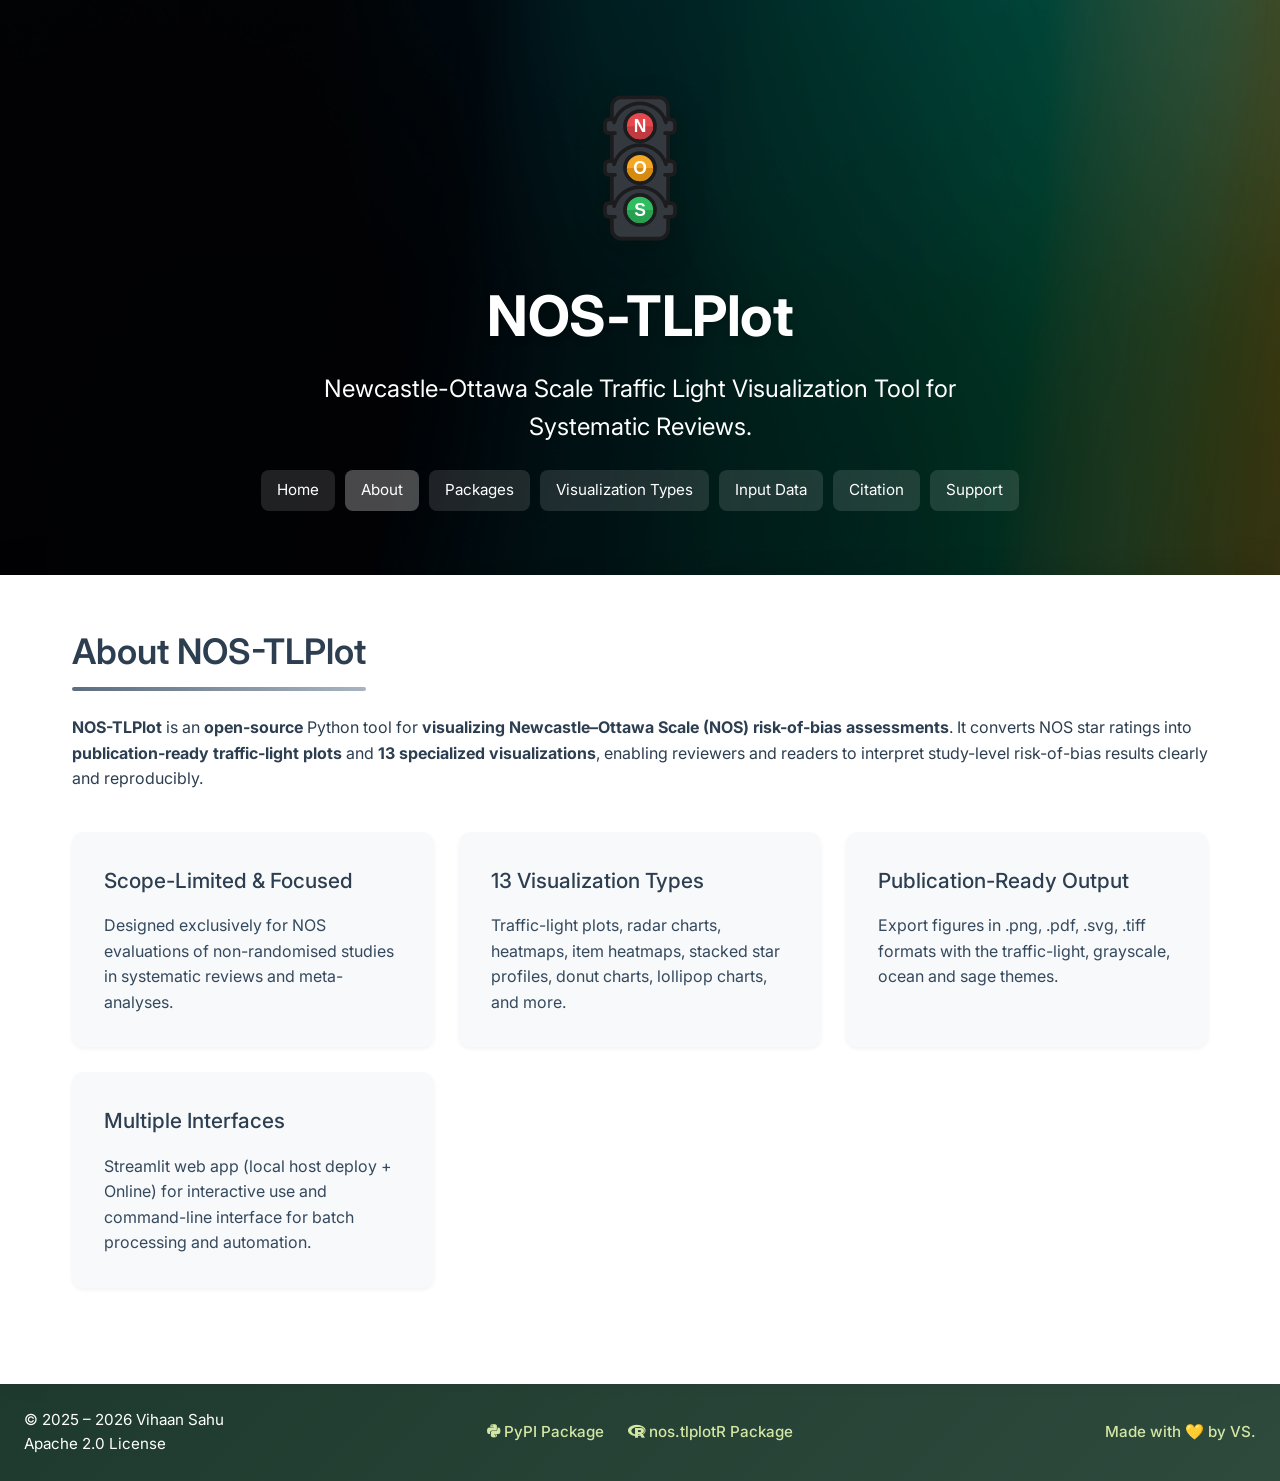
<file: about.html>
<!DOCTYPE html>
<html lang="en">
<head>
  <meta charset="UTF-8">
  <meta name="viewport" content="width=device-width, initial-scale=1.0">
  <title>NOS-TLPlot: About NOS-TLPlot</title>
  <meta name="description" content="What NOS-TLPlot is, who it is for, and what makes it a reproducible Newcastle-Ottawa Scale risk-of-bias visualization tool.">
  <link rel="canonical" href="https://nos-tlplot.github.io/about.html">
  <meta property="og:type" content="website">
  <meta property="og:site_name" content="NOS-TLPlot">
  <meta property="og:title" content="NOS-TLPlot: About NOS-TLPlot">
  <meta property="og:description" content="What NOS-TLPlot is, who it is for, and what makes it a reproducible Newcastle-Ottawa Scale risk-of-bias visualization tool.">
  <meta property="og:url" content="https://nos-tlplot.github.io/about.html">
  <meta property="og:image" content="https://nos-tlplot.github.io/assets/preview1.png">
  <meta name="twitter:card" content="summary_large_image">
  <meta name="twitter:title" content="NOS-TLPlot: About NOS-TLPlot">
  <meta name="twitter:description" content="What NOS-TLPlot is, who it is for, and what makes it a reproducible Newcastle-Ottawa Scale risk-of-bias visualization tool.">
  <link rel="icon" href="assets/favicon-48x48.png" type="image/png" sizes="48x48">
  <link rel="icon" href="assets/favicon-96x96.png" type="image/png" sizes="96x96">
  <link rel="icon" href="assets/favicon-180x180.png" type="image/png" sizes="180x180">
  <link rel="apple-touch-icon" href="assets/favicon-180x180.png">
  <link rel="preconnect" href="https://img.shields.io" crossorigin>
  <link rel="preconnect" href="https://cdnjs.cloudflare.com" crossorigin>
  <link rel="stylesheet" href="https://cdnjs.cloudflare.com/ajax/libs/font-awesome/6.5.1/css/all.min.css">
  <link rel="stylesheet" href="assets/fontawesome/css/all.min.css">
  <link rel="stylesheet" href="styles.css?v=3.0.5">
  <script type="application/ld+json">
  {
    "@context": "https://schema.org",
    "@graph": [
      {
        "@type": "AboutPage",
        "@id": "https://nos-tlplot.github.io/about.html#webpage",
        "url": "https://nos-tlplot.github.io/about.html",
        "name": "NOS-TLPlot: About NOS-TLPlot",
        "description": "What NOS-TLPlot is, who it is for, and what makes it a reproducible Newcastle-Ottawa Scale risk-of-bias visualization tool.",
        "inLanguage": "en",
        "isPartOf": { "@id": "https://nos-tlplot.github.io/#website" },
        "about": { "@id": "https://nos-tlplot.github.io/#software" },
        "breadcrumb": { "@id": "https://nos-tlplot.github.io/about.html#breadcrumb" }
      },
      {
        "@type": "BreadcrumbList",
        "@id": "https://nos-tlplot.github.io/about.html#breadcrumb",
        "itemListElement": [
          { "@type": "ListItem", "position": 1, "name": "Home", "item": "https://nos-tlplot.github.io/" },
          { "@type": "ListItem", "position": 2, "name": "About", "item": "https://nos-tlplot.github.io/about.html" }
        ]
      }
    ]
  }
  </script>
</head>
<body>

<header>
  <div class="logo-container">
    <img src="assets/logo.svg" alt="NOS-TLPlot Logo" class="logo-image">
  </div>
  <h1 style="margin-top: 15px;">NOS-TLPlot</h1>
  <p>Newcastle-Ottawa Scale Traffic Light Visualization Tool for Systematic Reviews.</p>
  <nav class="page-nav" aria-label="Pages">
    <a href="index.html">Home</a>
    <a href="about.html" class="active">About</a>
    <a href="packages.html">Packages</a>
    <a href="visualization-types.html">Visualization Types</a>
    <a href="input-data.html">Input Data</a>
    <a href="citation.html">Citation</a>
    <a href="support.html">Support</a>
  </nav>
</header>

<main>
  <div class="container">

    <section class="section-header">
      <h2>About NOS-TLPlot</h2>
      <p>
        <strong>NOS-TLPlot</strong> is an <strong>open-source</strong> Python tool for <strong>visualizing Newcastle–Ottawa Scale (NOS) risk-of-bias assessments</strong>.  
        It converts NOS star ratings into <strong>publication-ready traffic-light plots</strong> and <strong>13 specialized visualizations</strong>, enabling reviewers and readers to interpret study-level risk-of-bias results clearly and reproducibly.
      </p>
      
      <div class="feature-grid">
        <div class="feature-card">
          <h3>Scope-Limited & Focused</h3>
          <p>Designed exclusively for NOS evaluations of non-randomised studies in systematic reviews and meta-analyses.</p>
        </div>
        <div class="feature-card">
          <h3>13 Visualization Types</h3>
          <p>Traffic-light plots, radar charts, heatmaps, item heatmaps, stacked star profiles, donut charts, lollipop charts, and more.</p>
        </div>
        <div class="feature-card">
          <h3>Publication-Ready Output</h3>
          <p>Export figures in .png, .pdf, .svg, .tiff formats with the traffic-light, grayscale, ocean and sage themes.</p>
        </div>
        <div class="feature-card">
          <h3>Multiple Interfaces</h3>
          <p>Streamlit web app (local host deploy + Online) for interactive use and command-line interface for batch processing and automation.</p>
        </div>
      </div>
    </section>


  </div>
</main>
<footer>
    <div class="footer-content">
      <div class="footer-left">
        <p>© 2025 – 2026 Vihaan Sahu</p>
        <p>Apache 2.0 License</p>
      </div>
      <div class="footer-center">
        <a href="https://pypi.org/project/nos-tlplot/" target="_blank"><i class="fab fa-python"></i> PyPI Package</a>
        <a href="https://nos-tlplot.github.io/nos.tlplotR/index.html" target="_blank"><i class="fab fa-r-project"></i> nos.tlplotR Package</a>
      </div>
      <div class="footer-right">
        <p><a href="https://aurumz-rgb.github.io" target="_blank">Made with 💛 by VS.</a></p>
      </div>
    </div>
  </footer>

</body>
</html>
</file>
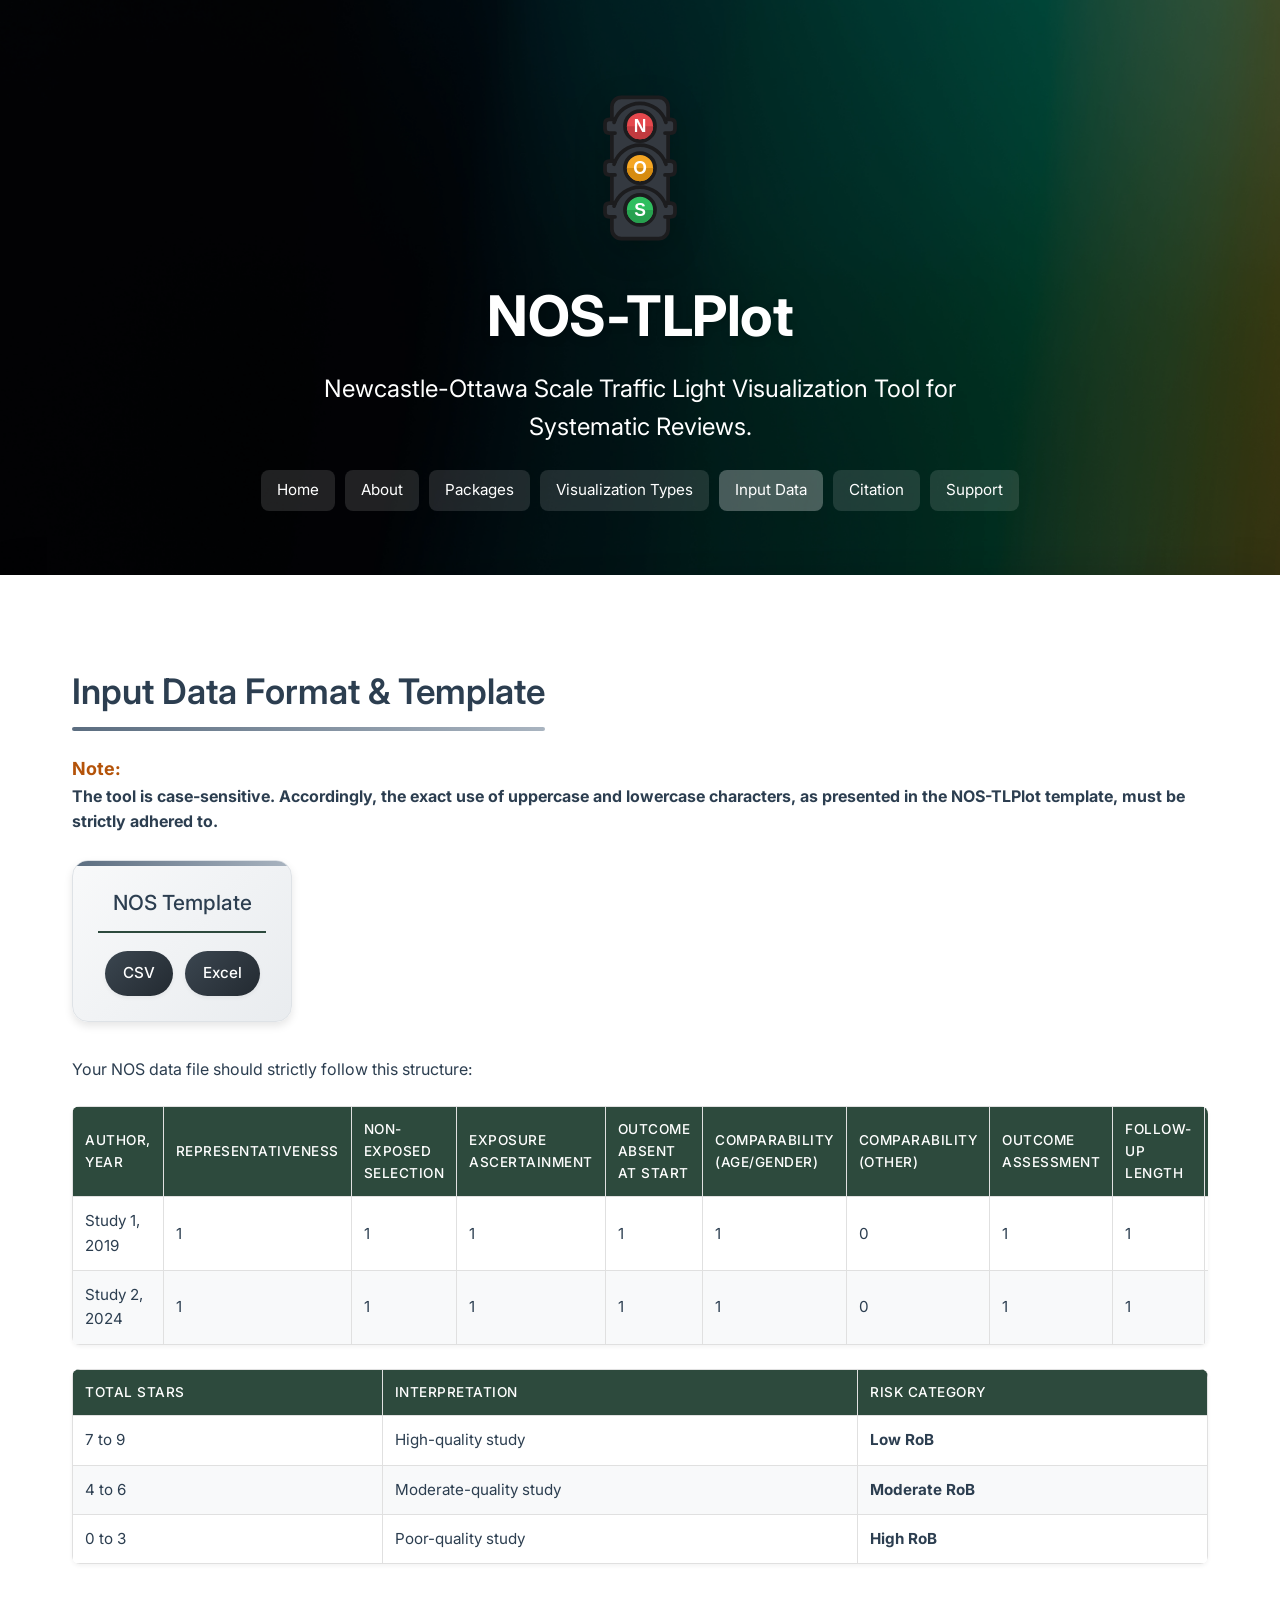
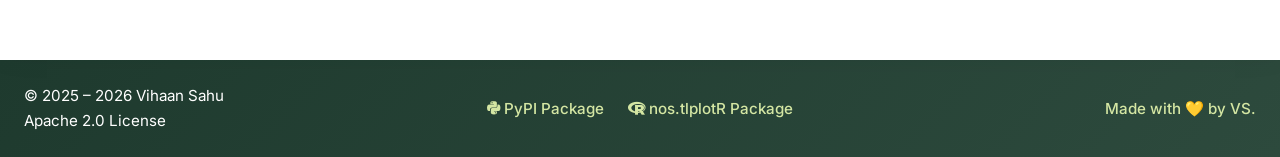
<file: input-data.html>
<!DOCTYPE html>
<html lang="en">
<head>
  <meta charset="UTF-8">
  <meta name="viewport" content="width=device-width, initial-scale=1.0">
  <title>NOS-TLPlot: Input Data Format & Template</title>
  <meta name="description" content="CSV and Excel input format for NOS-TLPlot: columns, valid ranges and downloadable templates.">
  <link rel="canonical" href="https://nos-tlplot.github.io/input-data.html">
  <meta property="og:type" content="website">
  <meta property="og:site_name" content="NOS-TLPlot">
  <meta property="og:title" content="NOS-TLPlot: Input Data Format & Template">
  <meta property="og:description" content="CSV and Excel input format for NOS-TLPlot: columns, valid ranges and downloadable templates.">
  <meta property="og:url" content="https://nos-tlplot.github.io/input-data.html">
  <meta property="og:image" content="https://nos-tlplot.github.io/example/output_table.png">
  <meta name="twitter:card" content="summary_large_image">
  <meta name="twitter:title" content="NOS-TLPlot: Input Data Format & Template">
  <meta name="twitter:description" content="CSV and Excel input format for NOS-TLPlot: columns, valid ranges and downloadable templates.">
  <link rel="icon" href="assets/favicon-48x48.png" type="image/png" sizes="48x48">
  <link rel="icon" href="assets/favicon-96x96.png" type="image/png" sizes="96x96">
  <link rel="icon" href="assets/favicon-180x180.png" type="image/png" sizes="180x180">
  <link rel="apple-touch-icon" href="assets/favicon-180x180.png">
  <link rel="preconnect" href="https://img.shields.io" crossorigin>
  <link rel="preconnect" href="https://cdnjs.cloudflare.com" crossorigin>
  <link rel="stylesheet" href="https://cdnjs.cloudflare.com/ajax/libs/font-awesome/6.5.1/css/all.min.css">
  <link rel="stylesheet" href="assets/fontawesome/css/all.min.css">
  <link rel="stylesheet" href="styles.css?v=3.0.5">
  <script type="application/ld+json">
  {
    "@context": "https://schema.org",
    "@graph": [
      {
        "@type": "WebPage",
        "@id": "https://nos-tlplot.github.io/input-data.html#webpage",
        "url": "https://nos-tlplot.github.io/input-data.html",
        "name": "NOS-TLPlot: Input Data Format & Template",
        "description": "CSV and Excel input format for NOS-TLPlot: columns, valid ranges and downloadable templates.",
        "inLanguage": "en",
        "isPartOf": { "@id": "https://nos-tlplot.github.io/#website" },
        "about": { "@id": "https://nos-tlplot.github.io/#software" },
        "breadcrumb": { "@id": "https://nos-tlplot.github.io/input-data.html#breadcrumb" }
      },
      {
        "@type": "BreadcrumbList",
        "@id": "https://nos-tlplot.github.io/input-data.html#breadcrumb",
        "itemListElement": [
          { "@type": "ListItem", "position": 1, "name": "Home", "item": "https://nos-tlplot.github.io/" },
          { "@type": "ListItem", "position": 2, "name": "Input Data", "item": "https://nos-tlplot.github.io/input-data.html" }
        ]
      }
    ]
  }
  </script>
</head>
<body>

<header>
  <div class="logo-container">
    <img src="assets/logo.svg" alt="NOS-TLPlot Logo" class="logo-image">
  </div>
  <h1 style="margin-top: 15px;">NOS-TLPlot</h1>
  <p>Newcastle-Ottawa Scale Traffic Light Visualization Tool for Systematic Reviews.</p>
  <nav class="page-nav" aria-label="Pages">
    <a href="index.html">Home</a>
    <a href="about.html">About</a>
    <a href="packages.html">Packages</a>
    <a href="visualization-types.html">Visualization Types</a>
    <a href="input-data.html" class="active">Input Data</a>
    <a href="citation.html">Citation</a>
    <a href="support.html">Support</a>
  </nav>
</header>

<main>
  <div class="container">

    <section class="table-instructions section-header">
      <h2><a class="section-link" href="input-data.html">Input Data Format & Template</a></h2>
      <p style="font-size: 18px; color: #b45309; font-weight: 700;">
        Note:
      </p>
      <h4 role="heading" aria-level="3">The tool is case-sensitive. Accordingly, the exact use of uppercase and lowercase characters, as presented in the NOS-TLPlot template, must be strictly adhered to.</h4>
      
      <div class="template-container">
        <div class="template-box">
          <h3>NOS Template</h3>
          <div class="template-buttons">
            <a href="sample.csv" download>CSV</a>
            <a href="sample.xlsx" download>Excel</a>
          </div>
        </div>
      </div>
      
      <p>Your NOS data file should strictly follow this structure:</p>
      
      <div class="table-container">
        <table>
          <thead>
            <tr>
              <th>Author, Year</th>
              <th>Representativeness</th>
              <th>Non-exposed Selection</th>
              <th>Exposure Ascertainment</th>
              <th>Outcome Absent at Start</th>
              <th>Comparability (Age/Gender)</th>
              <th>Comparability (Other)</th>
              <th>Outcome Assessment</th>
              <th>Follow-up Length</th>
              <th>Follow-up Adequacy</th>
              <th>Total Score</th>
              <th>Overall RoB</th>
            </tr>
          </thead>
          <tbody>
            <tr>
              <td>Study 1, 2019</td>
              <td>1</td>
              <td>1</td>
              <td>1</td>
              <td>1</td>
              <td>1</td>
              <td>0</td>
              <td>1</td>
              <td>1</td>
              <td>1</td>
              <td>8</td>
              <td>Low</td>
            </tr>
            <tr>
              <td>Study 2, 2024</td>
              <td>1</td>
              <td>1</td>
              <td>1</td>
              <td>1</td>
              <td>1</td>
              <td>0</td>
              <td>1</td>
              <td>1</td>
              <td>0</td>
              <td>7</td>
              <td>Moderate</td>
            </tr>
          </tbody>
        </table>
      </div>


      <div class="table-container">
        <table>
          <thead>
            <tr>
              <th>Total Stars</th>
              <th>Interpretation</th>
              <th>Risk Category</th>
            </tr>
          </thead>
          <tbody>
            <tr>
              <td>7 to 9</td>
              <td>High-quality study</td>
              <td><strong>Low RoB</strong></td>
            </tr>
            <tr>
              <td>4 to 6</td>
              <td>Moderate-quality study</td>
              <td><strong>Moderate RoB</strong></td>
            </tr>
            <tr>
              <td>0 to 3</td>
              <td>Poor-quality study</td>
              <td><strong>High RoB</strong></td>
            </tr>
          </tbody>
        </table>
      </div>
    </section>

  </div>
</main>
<footer>
    <div class="footer-content">
      <div class="footer-left">
        <p>© 2025 – 2026 Vihaan Sahu</p>
        <p>Apache 2.0 License</p>
      </div>
      <div class="footer-center">
        <a href="https://pypi.org/project/nos-tlplot/" target="_blank"><i class="fab fa-python"></i> PyPI Package</a>
        <a href="https://nos-tlplot.github.io/nos.tlplotR/index.html" target="_blank"><i class="fab fa-r-project"></i> nos.tlplotR Package</a>
      </div>
      <div class="footer-right">
        <p><a href="https://aurumz-rgb.github.io" target="_blank">Made with 💛 by VS.</a></p>
      </div>
    </div>
  </footer>

</body>
</html>
</file>
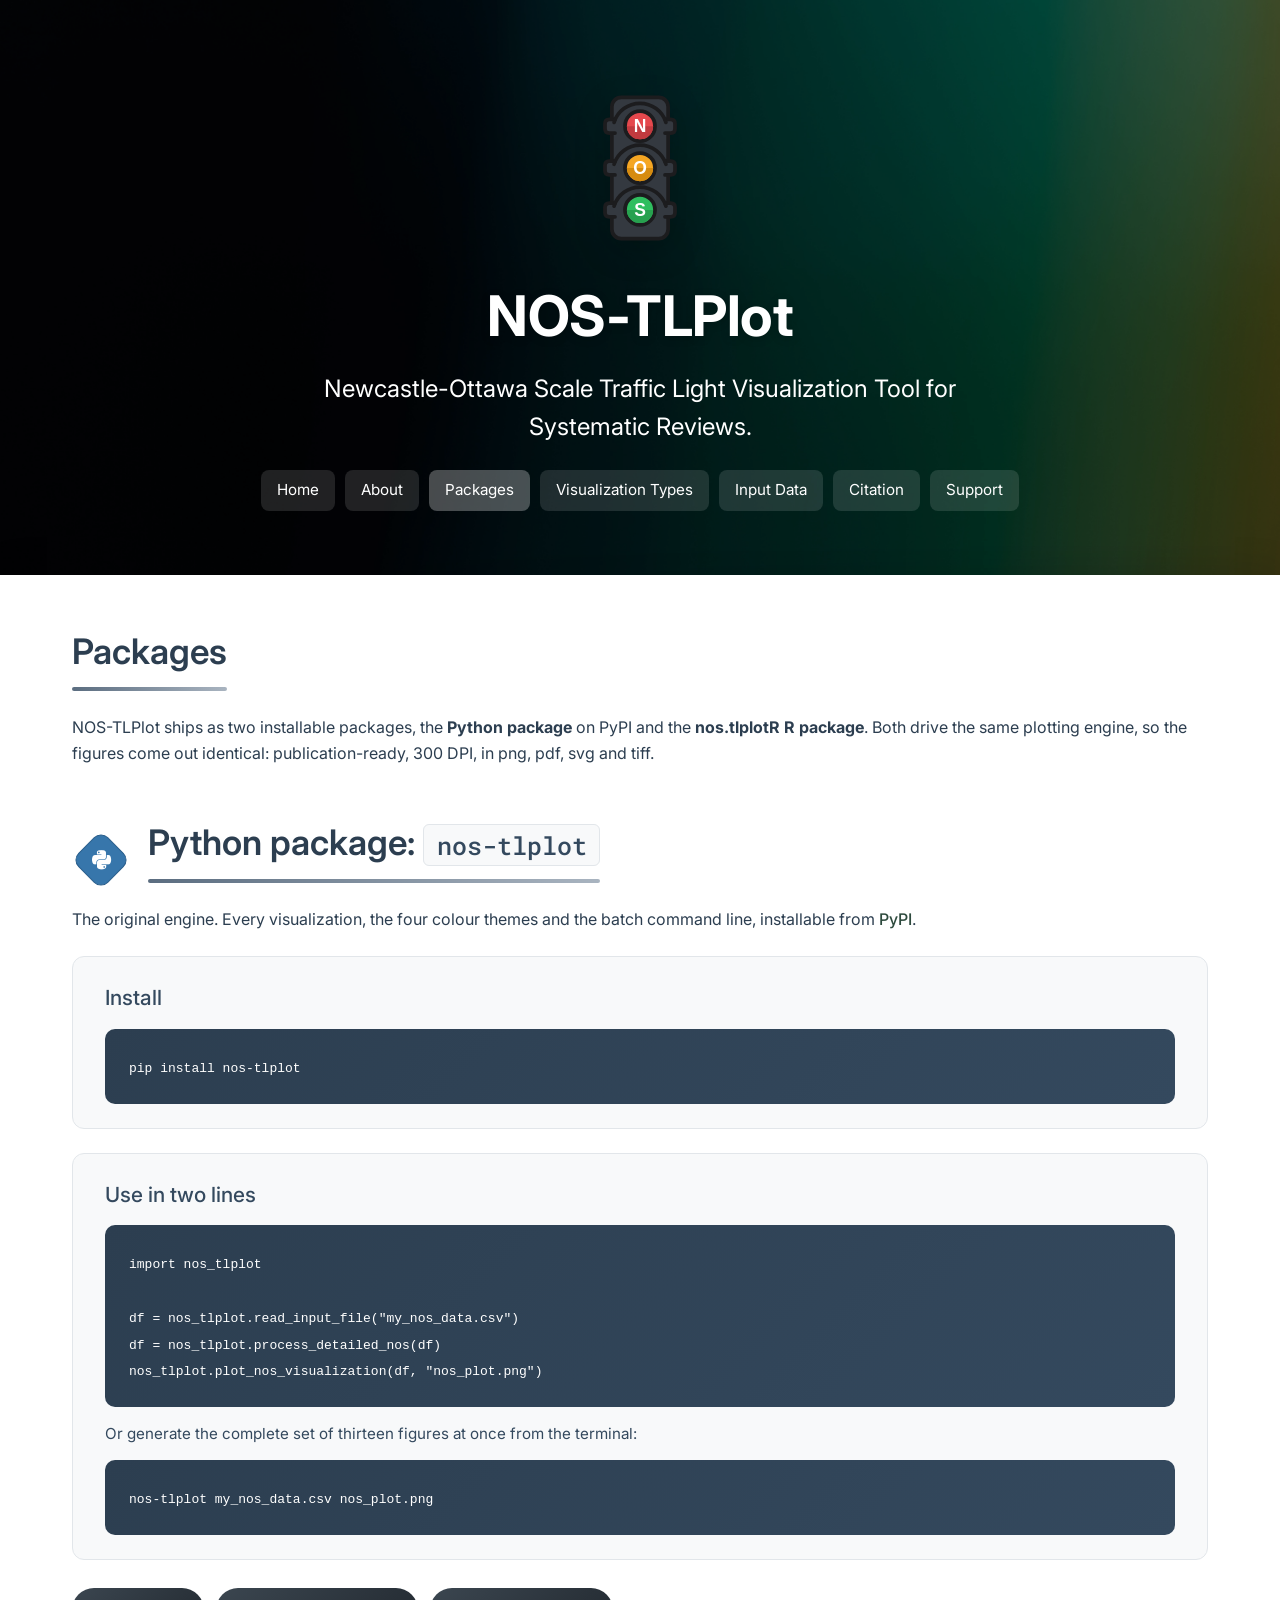
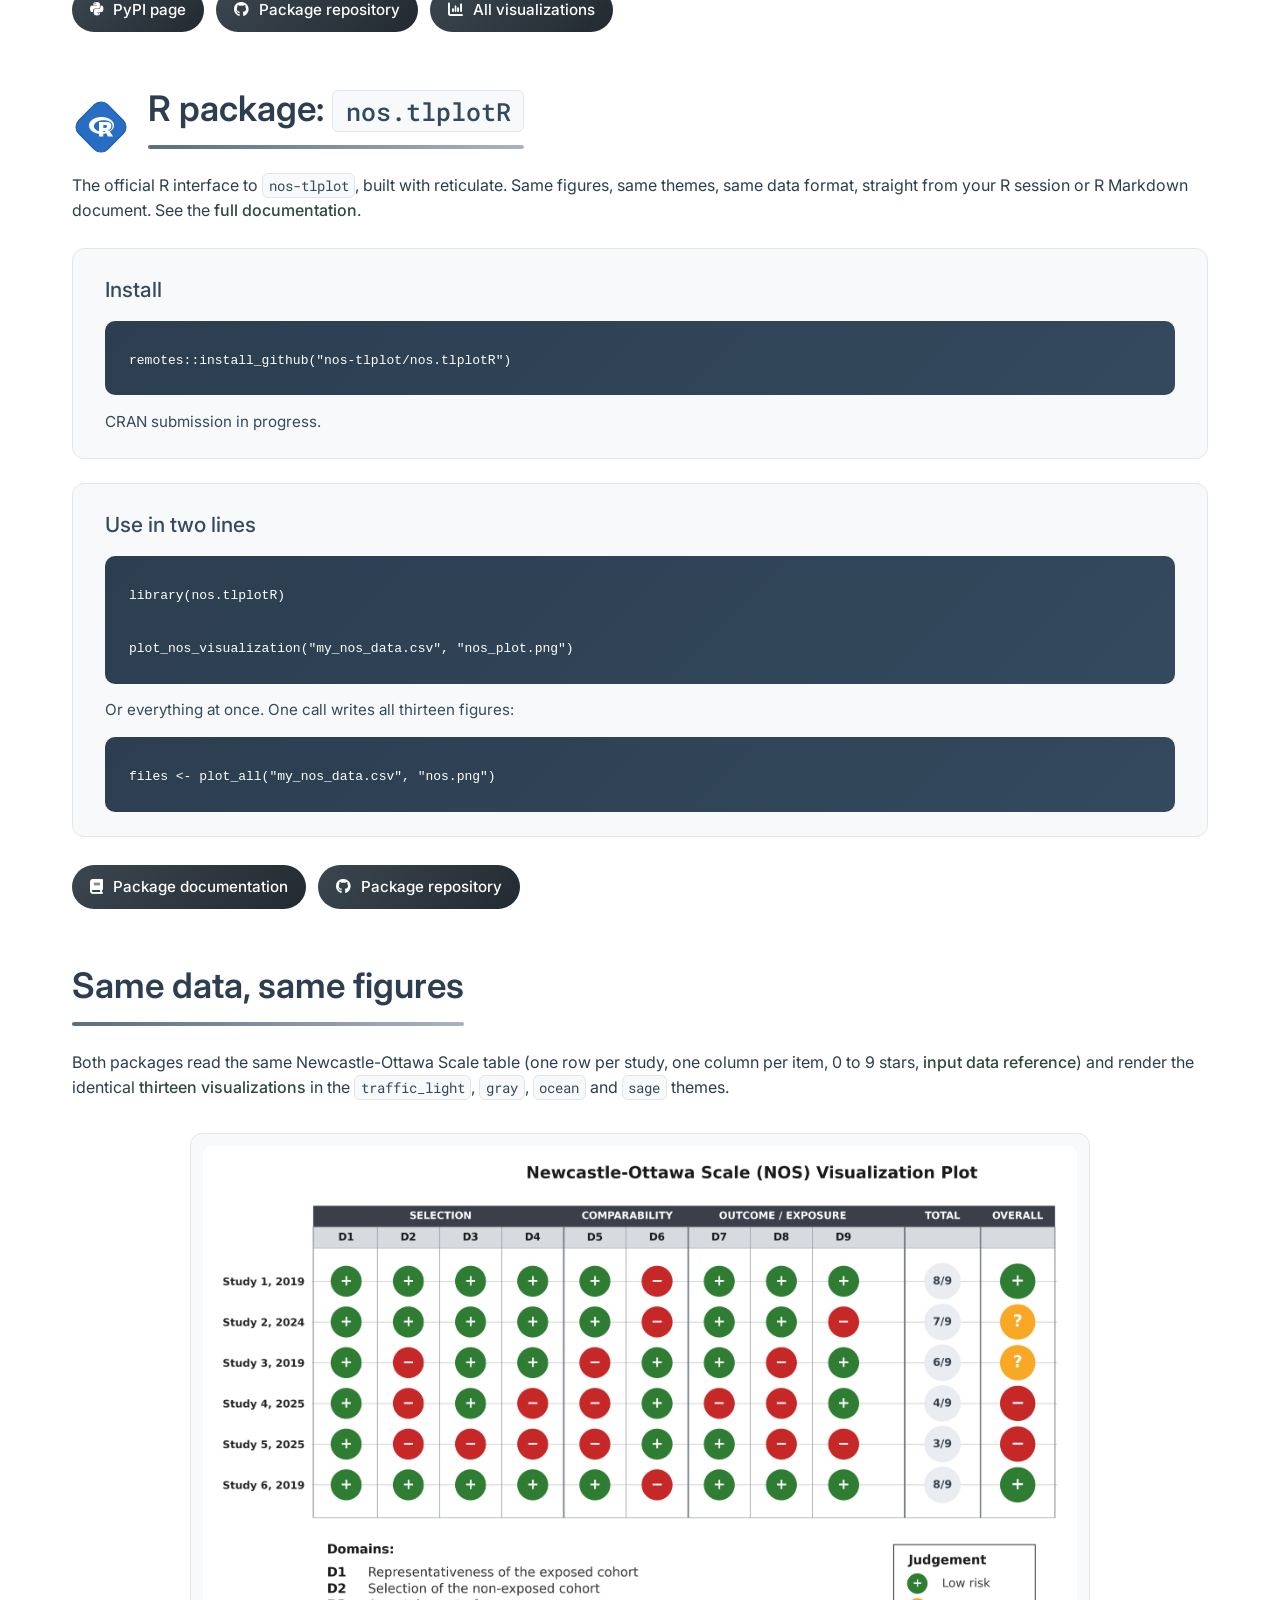
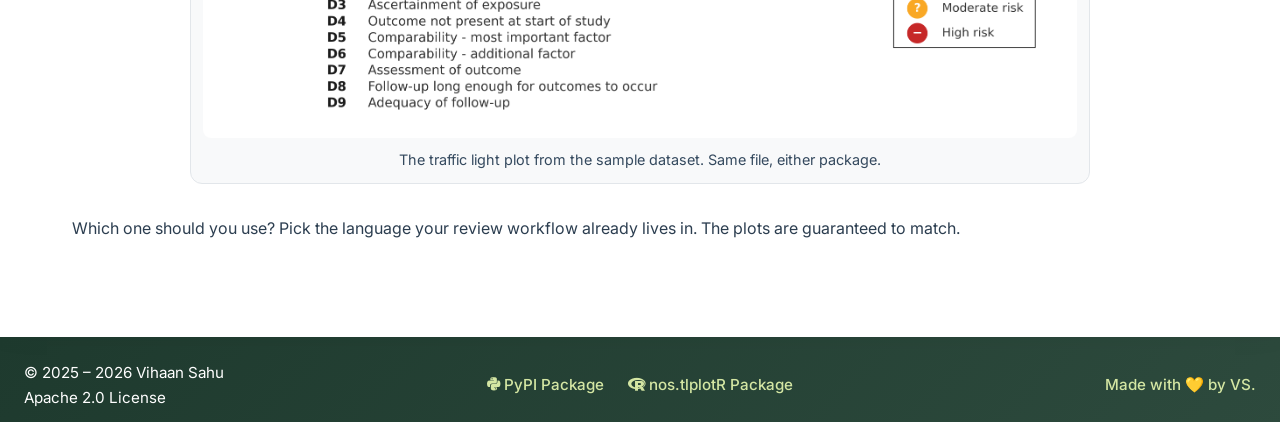
<file: packages.html>
<!DOCTYPE html>
<html lang="en">
<head>
  <meta charset="UTF-8">
  <meta name="viewport" content="width=device-width, initial-scale=1.0">
  <title>NOS-TLPlot Packages: Python (PyPI) & R (nos.tlplotR)</title>
  <meta name="description" content="Install and use the NOS-TLPlot packages: the nos-tlplot Python package on PyPI and the nos.tlplotR R package. Publication-ready Newcastle-Ottawa Scale risk-of-bias plots in two lines of code.">
  <link rel="canonical" href="https://nos-tlplot.github.io/packages.html">
  <meta property="og:type" content="website">
  <meta property="og:site_name" content="NOS-TLPlot">
  <meta property="og:title" content="NOS-TLPlot Packages: Python (PyPI) & R (nos.tlplotR)">
  <meta property="og:description" content="Install and use the NOS-TLPlot packages: the nos-tlplot Python package on PyPI and the nos.tlplotR R package. Publication-ready Newcastle-Ottawa Scale risk-of-bias plots in two lines of code.">
  <meta property="og:url" content="https://nos-tlplot.github.io/packages.html">
  <meta property="og:image" content="https://nos-tlplot.github.io/assets/preview1.png">
  <meta name="twitter:card" content="summary_large_image">
  <meta name="twitter:title" content="NOS-TLPlot Packages: Python (PyPI) & R (nos.tlplotR)">
  <meta name="twitter:description" content="Install and use the NOS-TLPlot packages: the nos-tlplot Python package on PyPI and the nos.tlplotR R package.">
  <link rel="icon" href="assets/favicon-48x48.png" type="image/png" sizes="48x48">
  <link rel="icon" href="assets/favicon-96x96.png" type="image/png" sizes="96x96">
  <link rel="icon" href="assets/favicon-180x180.png" type="image/png" sizes="180x180">
  <link rel="apple-touch-icon" href="assets/favicon-180x180.png">
  <link rel="preconnect" href="https://img.shields.io" crossorigin>
  <link rel="preconnect" href="https://cdnjs.cloudflare.com" crossorigin>
  <link rel="stylesheet" href="https://cdnjs.cloudflare.com/ajax/libs/font-awesome/6.5.1/css/all.min.css">
  <link rel="stylesheet" href="assets/fontawesome/css/all.min.css">
  <link rel="stylesheet" href="styles.css?v=3.0.5">
  <script type="application/ld+json">
  {
    "@context": "https://schema.org",
    "@graph": [
      {
        "@type": "WebPage",
        "@id": "https://nos-tlplot.github.io/packages.html#webpage",
        "url": "https://nos-tlplot.github.io/packages.html",
        "name": "NOS-TLPlot Packages: Python (PyPI) & R (nos.tlplotR)",
        "description": "Install and use the NOS-TLPlot packages: the nos-tlplot Python package on PyPI and the nos.tlplotR R package.",
        "inLanguage": "en",
        "isPartOf": { "@id": "https://nos-tlplot.github.io/#website" },
        "about": { "@id": "https://nos-tlplot.github.io/#software" },
        "breadcrumb": { "@id": "https://nos-tlplot.github.io/packages.html#breadcrumb" }
      },
      {
        "@type": "BreadcrumbList",
        "@id": "https://nos-tlplot.github.io/packages.html#breadcrumb",
        "itemListElement": [
          { "@type": "ListItem", "position": 1, "name": "Home", "item": "https://nos-tlplot.github.io/" },
          { "@type": "ListItem", "position": 2, "name": "Packages", "item": "https://nos-tlplot.github.io/packages.html" }
        ]
      },
      {
        "@type": "SoftwareApplication",
        "@id": "https://nos-tlplot.github.io/packages.html#python",
        "name": "nos-tlplot",
        "applicationCategory": "HealthApplication",
        "operatingSystem": "Cross-platform",
        "softwareVersion": "3.0.2",
        "programmingLanguage": "Python",
        "description": "Python package for Newcastle-Ottawa Scale risk-of-bias visualizations.",
        "url": "https://pypi.org/project/nos-tlplot/",
        "author": { "@type": "Person", "name": "Vihaan Sahu" },
        "license": "https://opensource.org/licenses/Apache-2.0"
      },
      {
        "@type": "SoftwareApplication",
        "@id": "https://nos-tlplot.github.io/packages.html#rpackage",
        "name": "nos.tlplotR",
        "alternateName": "nos-tlplotR",
        "applicationCategory": "HealthApplication",
        "operatingSystem": "Cross-platform",
        "softwareVersion": "0.3.0",
        "programmingLanguage": "R",
        "description": "R interface to the nos-tlplot Python package for Newcastle-Ottawa Scale risk-of-bias visualizations.",
        "url": "https://nos-tlplot.github.io/nos.tlplotR/",
        "author": { "@type": "Person", "name": "Vihaan Sahu" },
        "license": "https://opensource.org/licenses/Apache-2.0"
      }
    ]
  }
  </script>
</head>
<body>

<header>
  <div class="logo-container">
    <img src="assets/logo.svg" alt="NOS-TLPlot Logo" class="logo-image">
  </div>
  <h1 style="margin-top: 15px;">NOS-TLPlot</h1>
  <p>Newcastle-Ottawa Scale Traffic Light Visualization Tool for Systematic Reviews.</p>
  <nav class="page-nav" aria-label="Pages">
    <a href="index.html">Home</a>
    <a href="about.html">About</a>
    <a href="packages.html" class="active">Packages</a>
    <a href="visualization-types.html">Visualization Types</a>
    <a href="input-data.html">Input Data</a>
    <a href="citation.html">Citation</a>
    <a href="support.html">Support</a>
  </nav>
</header>

<main>
  <div class="container">

    <section class="section-header">
      <h2>Packages</h2>
      <p>NOS-TLPlot ships as two installable packages, the <strong>Python package</strong> on PyPI and the
      <strong>nos.tlplotR R package</strong>. Both drive the same plotting engine, so the figures come out
      identical: publication-ready, 300 DPI, in png, pdf, svg and tiff.</p>
    </section>

    <section class="section-header">
      <div class="pkg-head">
        <div class="pkg-emblem python"><i class="fa-brands fa-python"></i></div>
        <h2>Python package: <code>nos-tlplot</code></h2>
      </div>
      <p>The original engine. Every visualization, the four colour themes and the batch command line,
      installable from <a href="https://pypi.org/project/nos-tlplot/" target="_blank">PyPI</a>.</p>

      <div class="pkg-card">
        <h3>Install</h3>
        <pre><code>pip install nos-tlplot</code></pre>
      </div>

      <div class="pkg-card">
        <h3>Use in two lines</h3>
        <pre><code>import nos_tlplot

df = nos_tlplot.read_input_file("my_nos_data.csv")
df = nos_tlplot.process_detailed_nos(df)
nos_tlplot.plot_nos_visualization(df, "nos_plot.png")</code></pre>
        <p>Or generate the complete set of thirteen figures at once from the terminal:</p>
        <pre><code>nos-tlplot my_nos_data.csv nos_plot.png</code></pre>
      </div>

      <div class="pkg-links">
        <a href="https://pypi.org/project/nos-tlplot/" target="_blank"><i class="fa-brands fa-python"></i> PyPI page</a>
        <a href="https://github.com/nos-tlplot/NOS-TLPlot-Package" target="_blank"><i class="fa-brands fa-github"></i> Package repository</a>
        <a href="index.html"><i class="fa-solid fa-chart-column"></i> All visualizations</a>
      </div>
    </section>

    <section class="section-header">
      <div class="pkg-head">
        <div class="pkg-emblem r"><i class="fa-brands fa-r-project"></i></div>
        <h2>R package: <code>nos.tlplotR</code></h2>
      </div>
      <p>The official R interface to <code>nos-tlplot</code>, built with reticulate. Same figures, same themes,
      same data format, straight from your R session or R Markdown document.
      See the <a href="https://nos-tlplot.github.io/nos.tlplotR/" target="_blank">full documentation</a>.</p>

      <div class="pkg-card">
        <h3>Install</h3>
        <pre><code>remotes::install_github("nos-tlplot/nos.tlplotR")</code></pre>
        <p>CRAN submission in progress.</p>
      </div>

      <div class="pkg-card">
        <h3>Use in two lines</h3>
        <pre><code>library(nos.tlplotR)

plot_nos_visualization("my_nos_data.csv", "nos_plot.png")</code></pre>
        <p>Or everything at once. One call writes all thirteen figures:</p>
        <pre><code>files &lt;- plot_all("my_nos_data.csv", "nos.png")</code></pre>
      </div>

      <div class="pkg-links">
        <a href="https://nos-tlplot.github.io/nos.tlplotR/" target="_blank"><i class="fa-solid fa-book"></i> Package documentation</a>
        <a href="https://github.com/nos-tlplot/nos.tlplotR" target="_blank"><i class="fa-brands fa-github"></i> Package repository</a>
      </div>
    </section>

    <section class="section-header">
      <h2>Same data, same figures</h2>
      <p>Both packages read the same Newcastle-Ottawa Scale table (one row per study, one column per item,
      0 to 9 stars, <a href="input-data.html">input data reference</a>) and render the identical
      <a href="visualization-types.html">thirteen visualizations</a> in the
      <code>traffic_light</code>, <code>gray</code>, <code>ocean</code> and <code>sage</code> themes.</p>
      <figure class="plot-figure">
        <img src="example/nos_plot.png" alt="NOS visualization plot generated by the nos-tlplot Python package and the nos.tlplotR R package" loading="lazy" width="3993" height="2704">
        <figcaption>The traffic light plot from the sample dataset. Same file, either package.</figcaption>
      </figure>
      <p>Which one should you use? Pick the language your review workflow already lives in. The plots are
      guaranteed to match.</p>
    </section>

  </div>
</main>
<footer>
    <div class="footer-content">
      <div class="footer-left">
        <p>© 2025 – 2026 Vihaan Sahu</p>
        <p>Apache 2.0 License</p>
      </div>
      <div class="footer-center">
        <a href="https://pypi.org/project/nos-tlplot/" target="_blank"><i class="fab fa-python"></i> PyPI Package</a>
        <a href="https://nos-tlplot.github.io/nos.tlplotR/index.html" target="_blank"><i class="fab fa-r-project"></i> nos.tlplotR Package</a>
      </div>
      <div class="footer-right">
        <p><a href="https://aurumz-rgb.github.io" target="_blank">Made with 💛 by VS.</a></p>
      </div>
    </div>
  </footer>

</body>
</html>
</file>
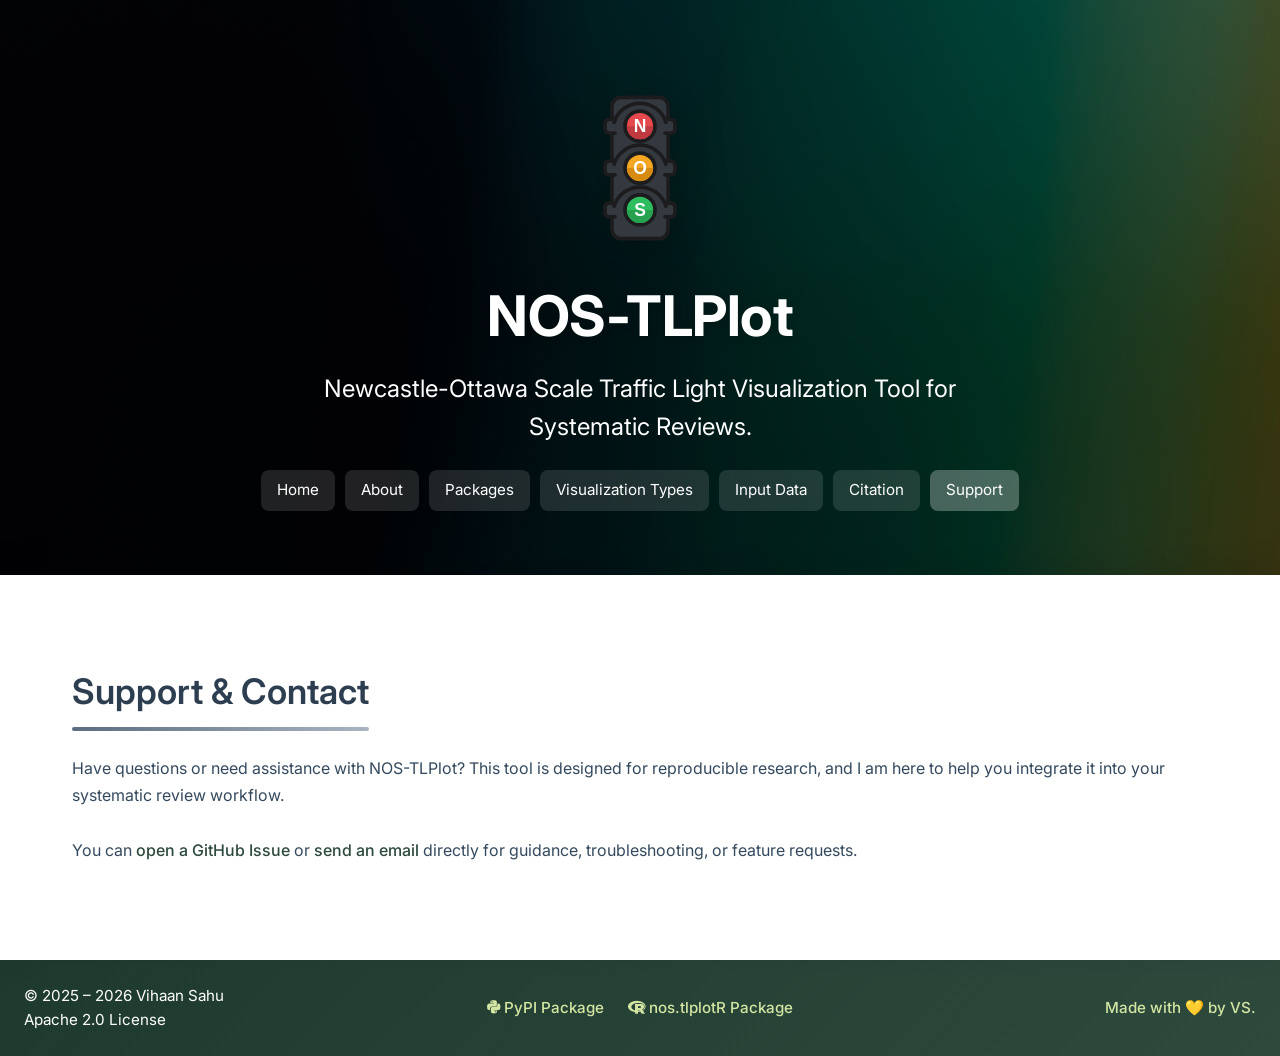
<file: support.html>
<!DOCTYPE html>
<html lang="en">
<head>
  <meta charset="UTF-8">
  <meta name="viewport" content="width=device-width, initial-scale=1.0">
  <title>NOS-TLPlot: Support & Contact</title>
  <meta name="description" content="Support and contact for NOS-TLPlot: GitHub issues and email for questions, troubleshooting and feature requests.">
  <link rel="canonical" href="https://nos-tlplot.github.io/support.html">
  <meta property="og:type" content="website">
  <meta property="og:site_name" content="NOS-TLPlot">
  <meta property="og:title" content="NOS-TLPlot: Support & Contact">
  <meta property="og:description" content="Support and contact for NOS-TLPlot: GitHub issues and email for questions, troubleshooting and feature requests.">
  <meta property="og:url" content="https://nos-tlplot.github.io/support.html">
  <meta property="og:image" content="https://nos-tlplot.github.io/assets/preview1.png">
  <meta name="twitter:card" content="summary_large_image">
  <meta name="twitter:title" content="NOS-TLPlot: Support & Contact">
  <meta name="twitter:description" content="Support and contact for NOS-TLPlot: GitHub issues and email for questions, troubleshooting and feature requests.">
  <link rel="icon" href="assets/favicon-48x48.png" type="image/png" sizes="48x48">
  <link rel="icon" href="assets/favicon-96x96.png" type="image/png" sizes="96x96">
  <link rel="icon" href="assets/favicon-180x180.png" type="image/png" sizes="180x180">
  <link rel="apple-touch-icon" href="assets/favicon-180x180.png">
  <link rel="preconnect" href="https://img.shields.io" crossorigin>
  <link rel="preconnect" href="https://cdnjs.cloudflare.com" crossorigin>
  <link rel="stylesheet" href="https://cdnjs.cloudflare.com/ajax/libs/font-awesome/6.5.1/css/all.min.css">
  <link rel="stylesheet" href="assets/fontawesome/css/all.min.css">
  <link rel="stylesheet" href="styles.css?v=3.0.5">
  <script type="application/ld+json">
  {
    "@context": "https://schema.org",
    "@graph": [
      {
        "@type": "ContactPage",
        "@id": "https://nos-tlplot.github.io/support.html#webpage",
        "url": "https://nos-tlplot.github.io/support.html",
        "name": "NOS-TLPlot: Support & Contact",
        "description": "Support and contact for NOS-TLPlot: GitHub issues and email for questions, troubleshooting and feature requests.",
        "inLanguage": "en",
        "isPartOf": { "@id": "https://nos-tlplot.github.io/#website" },
        "about": { "@id": "https://nos-tlplot.github.io/#software" },
        "breadcrumb": { "@id": "https://nos-tlplot.github.io/support.html#breadcrumb" }
      },
      {
        "@type": "BreadcrumbList",
        "@id": "https://nos-tlplot.github.io/support.html#breadcrumb",
        "itemListElement": [
          { "@type": "ListItem", "position": 1, "name": "Home", "item": "https://nos-tlplot.github.io/" },
          { "@type": "ListItem", "position": 2, "name": "Support", "item": "https://nos-tlplot.github.io/support.html" }
        ]
      }
    ]
  }
  </script>
</head>
<body>

<header>
  <div class="logo-container">
    <img src="assets/logo.svg" alt="NOS-TLPlot Logo" class="logo-image">
  </div>
  <h1 style="margin-top: 15px;">NOS-TLPlot</h1>
  <p>Newcastle-Ottawa Scale Traffic Light Visualization Tool for Systematic Reviews.</p>
  <nav class="page-nav" aria-label="Pages">
    <a href="index.html">Home</a>
    <a href="about.html">About</a>
    <a href="packages.html">Packages</a>
    <a href="visualization-types.html">Visualization Types</a>
    <a href="input-data.html">Input Data</a>
    <a href="citation.html">Citation</a>
    <a href="support.html" class="active">Support</a>
  </nav>
</header>

<main>
  <div class="container">

    <section class="support section-header">
      <h2>Support & Contact</h2>
      <p>
        Have questions or need assistance with NOS-TLPlot? This tool is designed for reproducible research, and I am here to help you integrate it into your systematic review workflow.<br><br>
        You can <a href="https://github.com/aurumz-rgb/NOS-TLPlot/issues" target="_blank">open a GitHub Issue</a> or <a href="mailto:pteroisvolitans12@gmail.com">send an email</a> directly for guidance, troubleshooting, or feature requests.
      </p>
    </section>


  </div>
</main>
<footer>
    <div class="footer-content">
      <div class="footer-left">
        <p>© 2025 – 2026 Vihaan Sahu</p>
        <p>Apache 2.0 License</p>
      </div>
      <div class="footer-center">
        <a href="https://pypi.org/project/nos-tlplot/" target="_blank"><i class="fab fa-python"></i> PyPI Package</a>
        <a href="https://nos-tlplot.github.io/nos.tlplotR/index.html" target="_blank"><i class="fab fa-r-project"></i> nos.tlplotR Package</a>
      </div>
      <div class="footer-right">
        <p><a href="https://aurumz-rgb.github.io" target="_blank">Made with 💛 by VS.</a></p>
      </div>
    </div>
  </footer>

</body>
</html>
</file>
<file: styles.css>
@import url('https://fonts.googleapis.com/css2?family=Inter:wght@300;400;500;600;700&family=Roboto+Mono:wght@400;500&display=swap');
    
    :root {
      --primary-dark: #1e3a2e;
      --primary-medium: #2d4a3d;
      --primary-light: #3d6b4d;
      --primary-accent: #5d8a6a;
      --secondary-accent: #d4e6a3;
      --text-primary: #2c3e50;
      --text-secondary: #34495e;
      --bg-light: #f8f9fa;
      --bg-white: #ffffff;
      --shadow-sm: 0 2px 4px rgba(0,0,0,0.05);
      --shadow-md: 0 4px 8px rgba(0,0,0,0.1);
      --shadow-lg: 0 12px 24px rgba(0,0,0,0.15);
      --transition: all 0.3s cubic-bezier(0.4, 0, 0.2, 1);
    }
    
    * {
      margin: 0;
      padding: 0;
      box-sizing: border-box;
    }
    
    body {
      font-family: 'Inter', "Segoe UI", Roboto, sans-serif;
      line-height: 1.6;
      color: var(--text-primary);
      background: linear-gradient(135deg, var(--primary-dark), var(--primary-light));
      min-height: 100vh;
      overflow-x: hidden;
    }
    
    html {
      scroll-behavior: smooth;
    }
    
    header {
      position: relative;
      background: url("assets/background.png") no-repeat center center;
      background-size: cover;
      color: white;
      text-align: center;
      padding: 4rem 2rem;
      overflow: hidden;
    }
    
    header::before {
      content: "";
      position: absolute;
      inset: 0;
      background: rgba(0,0,0,0.4);
      z-index: 0;
    }
    
    header * { 
      position: relative; 
      z-index: 1; 
    }
    
    header h1 { 
      font-size: 3.5rem; 
      margin: 0.5rem 0;
      font-weight: 700;
      letter-spacing: -0.5px;
      text-shadow: 0 2px 10px rgba(0,0,0,0.2);
    }
    
    header p { 
      font-size: 1.5rem; 
      color: #fff;
      max-width: 700px;
      margin: 0 auto 1.5rem;
      font-weight: 400;
    }
    
    main { 
      background: var(--bg-white);
      position: relative;
      z-index: 2;
      box-shadow: 0 -10px 30px rgba(0,0,0,0.1);
    }
    
    .container { 
      max-width: 1200px; 
      margin: auto; 
      padding: 3rem 2rem;
    }
    
    section { 
      margin-bottom: 4rem;
      opacity: 0;
      transform: translateY(20px);
      animation: fadeInUp 0.6s forwards;
    }
    
    @keyframes fadeInUp {
      to {
        opacity: 1;
        transform: translateY(0);
      }
    }
    
    section:nth-child(1) { animation-delay: 0.1s; }
    section:nth-child(2) { animation-delay: 0.2s; }
    section:nth-child(3) { animation-delay: 0.3s; }
    section:nth-child(4) { animation-delay: 0.4s; }
    section:nth-child(5) { animation-delay: 0.5s; }
    section:nth-child(6) { animation-delay: 0.6s; }
    section:nth-child(7) { animation-delay: 0.7s; }
    
    h2 { 
      color: var(--text-primary);
      margin-bottom: 1.5rem;
      font-weight: 600;
      font-size: 2.2rem;
    }
    
    h3 { 
      color: var(--text-secondary);
      margin-bottom: 1rem;
      font-weight: 500;
      font-size: 1.3rem;
    }
    
    .logo-container {
      display: flex;
      justify-content: center;
      align-items: center;
      margin: 1.5rem 0;
      height: 160px;
      width: 100%;
    }
    
    .logo-image {
      width: 160px;
      height: 160px;
      object-fit: contain;
      filter: drop-shadow(0 10px 15px rgba(0,0,0,0.2));
      transition: transform 0.5s ease;
    }
    
    .logo-image:hover {
      transform: scale(1.05);
    }
    

    .badges {
      text-align: center;
      margin: 2rem auto;
      display: flex;
      justify-content: center;
      align-items: center;
      flex-wrap: wrap;
      gap: 16px;
      padding: 20px;
      max-width: 1100px;
    }
    
    .badges img {
      max-width: 100%;
      height: auto;
      border-radius: 6px;
    }
    
    .badges img {
      height: 24px;
      transition: all 0.3s cubic-bezier(0.4, 0, 0.2, 1);
      filter: grayscale(0.7);
      border-radius: 4px;
    }
    
    .badges img:hover {
      transform: translateY(-4px) scale(1.05);
      filter: grayscale(0);
    }

    
    .redirect {
      text-align: center;
      margin: 3rem 0;
    }
    
    .redirect a {
      background: linear-gradient(135deg, #3B4650, #232A31);
      color: white;
      padding: 1rem 2.5rem;
      font-size: 1.2rem;
      border-radius: 50px;
      text-decoration: none;
      display: inline-block;
      margin: 0.5rem;
      font-weight: 500;
      transition: var(--transition);
      box-shadow: var(--shadow-md);
      position: relative;
      overflow: hidden;
    }
    
    .redirect a::before {
      content: '';
      position: absolute;
      top: 0;
      left: 0;
      width: 100%;
      height: 100%;
      background: rgba(255,255,255,0.1);
      transform: translateX(-100%);
      transition: transform 0.5s ease;
    }
    
    .redirect a:hover::before {
      transform: translateX(0);
    }
    
    .redirect a:hover { 
      background: linear-gradient(135deg, #46525E, #2C343C);
      transform: translateY(-5px);
      box-shadow: var(--shadow-lg);
    }
    
    .redirect a.secondary {
      background: linear-gradient(135deg, #46525E, #2C343C);
    }
    
    .redirect a.secondary:hover {
      background: linear-gradient(135deg, #0f1f1a, var(--primary-dark));
    }
    
    .carousel {
      position: relative;
      width: 100%;
      max-width: 900px;
      margin: 3rem auto;
      overflow: hidden;
      border-radius: 16px;
      background: var(--bg-white);
      height: 550px;
    }
    
    .carousel-track {
      display: flex;
      width: 100%;
      transition: transform 0.5s ease-in-out;
      height: 100%;
    }
    
    .carousel-track img {
      width: 100%;
      flex: 0 0 100%;
      display: block;
      height: 100%;
      object-fit: contain;
      padding: 20px;
      box-sizing: border-box;
    }
    
    .carousel-arrow {
      position: absolute;
      top: 50%;
      transform: translateY(-50%);
      width: 36px;
      height: 36px;
      background-color: rgba(45, 74, 61, 0.7);
      border-radius: 4px;
      display: flex;
      justify-content: center;
      align-items: center;
      cursor: pointer;
      z-index: 10;
      font-size: 16px;
      border: none;
      color: white;
      transition: var(--transition);
      backdrop-filter: blur(5px);
    }
    
    .carousel-arrow:hover {
      background-color: rgba(45, 74, 61, 0.9);
    }
    
    .carousel-arrow.prev {
      left: 15px;
      border-radius: 4px 0 0 4px;
    }
    
    .carousel-arrow.next {
      right: 15px;
      border-radius: 0 4px 4px 0;
    }
    
    .table-container {
      overflow-x: auto;
      margin-top: 1.5rem;
      border-radius: 8px;
      box-shadow: var(--shadow-sm);
    }
    
    table {
      width: 100%;
      border-collapse: collapse;
      background: var(--bg-white);
    }
    
    th, td {
      border: 1px solid #e0e0e0;
      padding: 0.75rem;
      text-align: left;
      font-size: 0.95rem;
    }
    
    th {
      background-color: var(--primary-medium);
      color: white;
      font-weight: 500;
      text-transform: uppercase;
      font-size: 0.85rem;
      letter-spacing: 0.5px;
    }
    
    tr:nth-child(even) {
      background-color: var(--bg-light);
    }
    
    tr:hover {
      background-color: rgba(93, 138, 106, 0.1);
    }
    
    .citation, .support, .table-instructions {
      margin-top: 2.5rem;
    }
    
    .citation p {
      font-style: italic;
      color: var(--text-primary);
      line-height: 1.7;
    }
    
    .support p {
      line-height: 1.7;
      color: var(--text-secondary);
    }
    
    .support p a {
      color: var(--primary-medium);
      text-decoration: none;
      font-weight: 500;
      position: relative;
    }

    .support p a::after {
      content: '';
      position: absolute;
      bottom: -2px;
      left: 0;
      width: 0;
      height: 2px;
      background-color: var(--primary-medium);
      transition: width 0.3s ease;
    }

    .support p a:hover {
      text-decoration: none;
    }

    .support p a:hover::after {
      width: 100%;
    }
    
    .citation-select-container select, 
    .citation-select-container button {
       font-size: 0.9rem;        
       padding: 0.5rem 1rem;  
       min-width: 200px;       
       border-radius: 8px;     
       border: 1px solid #ddd;
       background-color: var(--bg-white);
       transition: var(--transition);
    }
    
    .citation-select-container select:hover,
    .citation-select-container button:hover {
      border-color: var(--primary-medium);
    }
    
    .citation-select-container button {
      background: linear-gradient(135deg, #3B4650, #232A31);
      color: white;
      border: none;
      cursor: pointer;
      font-weight: 500;
    }
    
    .citation-select-container button:hover {
      background: linear-gradient(135deg, #46525E, #2C343C);
    }
    
    footer {
      background: linear-gradient(135deg, var(--primary-dark), var(--primary-medium));
      color: #fff;
      display: flex;
      justify-content: center;
      align-items: center;
      padding: 1.5rem;
      font-size: 0.95rem;
      font-weight: 400;
    }
    
    footer a {
      color: var(--secondary-accent);
      text-decoration: none;
      font-weight: 500;
      position: relative;
    }
    
    footer a::after {
      content: '';
      position: absolute;
      bottom: -2px;
      left: 0;
      width: 0;
      height: 2px;
      background-color: var(--secondary-accent);
      transition: width 0.3s ease;
    }
    
    footer a:hover {
      color: #e6f5a3;
    }
    
    footer a:hover::after {
      width: 100%;
    }

    .footer-content {
      display: flex;
      justify-content: space-between;
      align-items: center;
      width: 100%;
    }

    .footer-left, 
    .footer-center, 
    .footer-right {
      flex: 1;
    }

    .footer-center {
      text-align: center;
      display: flex;
      gap: 24px;
      justify-content: center;
      align-items: center;
      flex-wrap: wrap;
    }

    .footer-right {
      text-align: right;
    }
    
    .template-container {
      display: flex;
      flex-wrap: wrap;
      justify-content: flex-start;
      gap: 25px;
      margin-top: 25px;
      margin-bottom: 35px;
    }
    
    .template-box {
      background: linear-gradient(135deg, var(--bg-light), #e9ecef);
      border-radius: 16px;
      padding: 25px;
      width: 220px;
      text-align: center;
      box-shadow: var(--shadow-md);
      transition: var(--transition);
      border: 1px solid #dee2e6;
      position: relative;
      overflow: hidden;
    }
    
    .template-box::before {
      content: '';
      position: absolute;
      top: 0;
      left: 0;
      width: 100%;
      height: 5px;
      background: linear-gradient(90deg, #5B6D80, #A9B4C0);
    }
    
    .template-box:hover {
      transform: translateY(-10px);
      box-shadow: var(--shadow-lg);
    }
    
    .template-box h3 {
      margin-top: 0;
      color: var(--text-primary);
      font-size: 1.3rem;
      border-bottom: 2px solid var(--primary-medium);
      padding-bottom: 12px;
      margin-bottom: 18px;
    }
    
    .template-buttons {
      display: flex;
      flex-direction: row;
      gap: 12px;
      justify-content: center;
    }
    
    .template-buttons a {
      background: linear-gradient(135deg, #3B4650, #232A31);
      color: white;
      padding: 10px 18px;
      border-radius: 25px;
      text-decoration: none;
      font-size: 0.95rem;
      font-weight: 500;
      transition: var(--transition);
      display: inline-block;
      box-shadow: var(--shadow-sm);
    }
    
    .template-buttons a:hover {
      background: linear-gradient(135deg, #46525E, #2C343C);
      transform: translateY(-3px);
      box-shadow: var(--shadow-md);
    }
    
    .citation-download {
      margin-top: 1.5rem;
      display: flex;
      flex-wrap: wrap;
      gap: 15px;
    }
    
    .citation-download button {
      background: linear-gradient(135deg, #3B4650, #232A31);
      color: white;
      border: none;
      padding: 0.6rem 1.2rem;
      border-radius: 8px;
      cursor: pointer;
      font-size: 0.9rem;
      font-weight: 500;
      white-space: nowrap;
      transition: var(--transition);
      box-shadow: var(--shadow-sm);
    }
    
    .citation-download button:hover {
      background: linear-gradient(135deg, #46525E, #2C343C);
      transform: translateY(-3px);
      box-shadow: var(--shadow-md);
    }
    
    .feature-grid {
      display: grid;
      grid-template-columns: repeat(auto-fit, minmax(min(300px, 100%), 1fr));
      gap: 25px;
      margin: 2.5rem 0;
    }
    
    .feature-card {
      background: var(--bg-light);
      padding: 2rem;
      border-radius: 12px;

      transition: var(--transition);
      box-shadow: var(--shadow-sm);
      height: 100%;
      display: flex;
      flex-direction: column;
    }
    
    .feature-card:hover {
      transform: translateY(-8px);
      box-shadow: var(--shadow-lg);
    }
    
    .feature-card h3 {
      margin-top: 0;
      color: var(--text-primary);
      font-size: 1.3rem;
      margin-bottom: 1rem;
    }
    
    .feature-card p {
      color: var(--text-secondary);
      flex-grow: 1;
    }
    
    .viz-grid {
      display: grid;
      grid-template-columns: repeat(auto-fit, minmax(250px, 1fr));
      gap: 20px;
      margin: 2.5rem 0;
    }
    
    .viz-item {
      background: linear-gradient(135deg, #e8f5e9, #f1f8e9);
      padding: 1.2rem;
      border-radius: 10px;
      font-size: 0.95rem;

      transition: var(--transition);
      box-shadow: var(--shadow-sm);
      font-weight: 500;
    }
    
    .viz-item:hover {
      transform: translateY(-5px);
      box-shadow: var(--shadow-md);
    }
    
    pre {
      background: linear-gradient(135deg, var(--text-primary), var(--text-secondary));
      color: white;
      padding: 1.5rem;
      border-radius: 10px;
      overflow-x: auto;
      font-family: 'Roboto Mono', 'Courier New', monospace;
      box-shadow: var(--shadow-md);
      margin: 1.5rem 0;
    }
    
    .code-block {
      background: var(--bg-light);
      padding: 0.8rem;
      border-radius: 6px;
      font-family: 'Roboto Mono', 'Courier New', monospace;
      font-size: 0.9rem;
      box-shadow: inset 0 1px 3px rgba(0,0,0,0.1);
    }
    
    .section-header {
      text-align: left;
      margin-bottom: 3rem;
    }
    
    .section-header h2 {
      position: relative;
      display: inline-block;
      padding-bottom: 12px;
    }
    
    .section-header h2:after {
      content: '';
      position: absolute;
      bottom: 0;
      left: 0;
      width: 100%;
      height: 4px;
      background: linear-gradient(90deg, #5B6D80, #A9B4C0);
      border-radius: 4px;
    }
    
    .methods-text {
      background: var(--bg-light);
      padding: 2rem;
      border-radius: 12px;

      box-shadow: var(--shadow-sm);
      margin: 1.5rem 0;
    }
    
    .methods-text p {
      font-style: italic;
      color: var(--text-primary);
      line-height: 1.8;
    }
    

    @media (max-width: 768px) {
      header h1 {
        font-size: 2.5rem;
      }
      
      header p {
        font-size: 1.2rem;
      }
      
      .container {
        padding: 2rem 1rem;
      }
      
      .carousel {
        height: 400px;
      }
      
      .carousel-arrow {
        width: 30px;
        height: 30px;
        font-size: 14px;
      }
      
      .carousel-arrow.prev {
        left: 10px;
      }
      
      .carousel-arrow.next {
        right: 10px;
      }
      
      .feature-grid {
        grid-template-columns: 1fr;
      }
      
      .viz-grid {
        grid-template-columns: repeat(2, 1fr);
      }
      
      .template-box {
        width: 100%;
      }

      .footer-content {
        flex-direction: column;
        gap: 1rem;
        text-align: center;
      }

      .footer-left, .footer-center, .footer-right {
        text-align: center;
        flex: auto;
      }
    }
    
    @media (max-width: 480px) {
      header {
        padding: 3rem 1rem;
      }
      
      header h1 {
        font-size: 2rem;
      }
      
      .redirect a {
        padding: 0.8rem 1.5rem;
        font-size: 1rem;
      }
      
      .viz-grid {
        grid-template-columns: 1fr;
      }
    }
    .carousel {
      box-shadow: none;
      outline: none;
    }
    
    .carousel-track img {
      box-shadow: none;
      outline: none;
    }
    
    .carousel-arrow:focus {
      outline: none;
    }
    
    .carousel-arrow:focus-visible {
      outline: 2px solid #ffffff;
    }
    
    .citation-select-container {
      position: relative;
      display: flex;
      flex-wrap: wrap;
      gap: 10px;
    }
    
    .citation-select-container select {
      flex: 1 1 220px;
    }
    
    .citation-select-container button {
      position: relative;
    }
    
    .citation-copied {
      position: absolute;
      right: 0;
      bottom: calc(100% + 10px);
      background: #3B4650;
      color: white;
      padding: 10px 16px;
      border-radius: 8px;
      font-weight: 500;
      font-size: 0.9rem;
      white-space: nowrap;
      box-shadow: var(--shadow-md);
      opacity: 0;
      transition: opacity 0.3s ease;
      z-index: 500;
      pointer-events: none;
    }
    
    .citation-copied.show {
      opacity: 1;
    }

    /* carousel arrows outside the figure */
    .carousel-section {
      position: relative;
      max-width: 1060px;
      margin: 3rem auto;
    }

    .carousel-wrapper {
      position: relative;
      width: 100%;
    }

    .carousel-arrow.prev {
      left: max(10px, calc(50% - 496px));
    }

    .carousel-arrow.next {
      right: max(10px, calc(50% - 496px));
    }
    
    .carousel-track img {
      cursor: zoom-in;
    }
    
    /* clickable visualization type cards */
    .viz-item {
      cursor: pointer;
      transition: var(--transition);
    }
    
    .viz-item:hover {
      background: var(--bg-light);
    }
    
    /* plot lightbox */
    .plot-lightbox {
      display: none;
      position: fixed;
      inset: 0;
      background: rgba(10, 14, 12, 0.92);
      z-index: 2000;
      flex-direction: column;
    }
    
    .plot-lightbox.open {
      display: flex;
    }
    
    .plot-lightbox-toolbar {
      display: flex;
      align-items: center;
      justify-content: space-between;
      gap: 12px;
      padding: 10px 18px;
      background: rgba(20, 26, 23, 0.9);
      color: white;
    }
    
    .plot-lightbox-title {
      font-weight: 600;
      font-size: 1rem;
      overflow: hidden;
      text-overflow: ellipsis;
      white-space: nowrap;
    }
    
    .plot-lightbox-controls {
      display: flex;
      align-items: center;
      gap: 10px;
    }
    
    .plot-lightbox-controls button,
    .plot-lightbox-controls a {
      background: rgba(255, 255, 255, 0.12);
      color: white;
      border: none;
      border-radius: 8px;
      min-width: 38px;
      height: 38px;
      font-size: 1rem;
      cursor: pointer;
      text-decoration: none;
      display: flex;
      align-items: center;
      justify-content: center;
      transition: background 0.2s ease;
    }
    
    .plot-lightbox-controls button:hover,
    .plot-lightbox-controls a:hover {
      background: rgba(255, 255, 255, 0.28);
    }
    
    #lbZoomLevel {
      min-width: 48px;
      text-align: center;
      font-size: 0.9rem;
    }
    
    .plot-lightbox-canvas {
      flex: 1;
      overflow: auto;
      display: flex;
      align-items: center;
      justify-content: center;
      padding: 20px;
    }
    
    .plot-lightbox-canvas img {
      max-width: 94vw;
      max-height: 82vh;
      object-fit: contain;
      transform-origin: center center;
      transition: transform 0.15s ease;
      background: white;
      border-radius: 8px;
    }
    
    .plot-lightbox:fullscreen {
      background: rgba(10, 14, 12, 0.98);
    }
    
    .plot-lightbox:fullscreen .plot-lightbox-canvas img {
      max-height: 88vh;
    }

    .carousel-arrow,
    .carousel-arrow.prev,
    .carousel-arrow.next {
      background-color: rgba(38, 46, 54, 0.82);
      border-radius: 10px;
    }
    
    .carousel-arrow:hover {
      background-color: rgba(38, 46, 54, 0.96);
    }

    /* extra responsiveness */
    @media (max-width: 900px) {
      .plot-lightbox-toolbar {
        flex-wrap: wrap;
      }

      .plot-lightbox-title {
        white-space: normal;
      }
    }

    @media (max-width: 700px) {
      .carousel {
        height: 380px;
      }
      
      .badges {
        gap: 10px;
        padding: 12px;
      }
    }

    /* section title links (no hover styling) */
    .section-link {
      color: inherit;
      text-decoration: none;
    }
    
    .section-link:hover,
    .section-link:focus {
      color: inherit;
      text-decoration: none;
    }
    
    /* standalone page navigation */
    .page-nav {
      display: flex;
      flex-wrap: wrap;
      gap: 10px;
      justify-content: center;
      margin-top: 18px;
    }
    
    .page-nav a {
      color: white;
      background: rgba(255, 255, 255, 0.12);
      padding: 8px 16px;
      border-radius: 8px;
      text-decoration: none;
      font-size: 0.95rem;
      transition: background 0.2s ease;
    }
    
    .page-nav a:hover {
      background: rgba(255, 255, 255, 0.25);
    }
    
    .page-nav a.active {
      background: rgba(255, 255, 255, 0.28);
    }

    .carousel-arrow,
    .carousel-arrow.prev,
    .carousel-arrow.next {
      background-color: rgba(38, 46, 54, 0.82);
      border-radius: 10px;
    }
    
    .carousel-arrow:hover {
      background-color: rgba(38, 46, 54, 0.96);
    }

    .pkg-quick {
      display: grid;
      grid-template-columns: repeat(auto-fit, minmax(min(300px, 100%), 1fr));
      gap: 18px;
      margin-top: 1.5rem;
      text-align: left;
    }

    .pkg-quick code {
      display: block;
      background: #1e242b;
      color: #e6edf3;
      padding: 0.8rem 1rem;
      border-radius: 8px;
      font-size: 0.9rem;
      overflow-x: auto;
      margin: 0.6rem 0;
    }

    .pkg-quick p {
      margin: 0.4rem 0 0;
      font-size: 0.95rem;
    }

    .pkg-quick .feature-card {
      box-shadow: none;
      border: 1px solid #e2e6ea;
    }

    .pkg-quick .feature-card:hover {
      transform: none;
      box-shadow: none;
    }

    main p a {
      color: var(--primary-medium);
      text-decoration: none;
      font-weight: 500;
    }

    main p a:hover {
      text-decoration: underline;
    }

    .container img {
      max-width: 100%;
      height: auto;
    }

    main :not(pre) > code {
      background: var(--bg-light);
      border: 1px solid #e2e6ea;
      border-radius: 6px;
      padding: 0.15em 0.4em;
      font-family: 'Roboto Mono', 'Courier New', monospace;
      font-size: 0.88em;
      color: var(--text-secondary);
    }

    .section-header h2 code {
      font-size: 0.72em;
      padding: 0.12em 0.5em;
      font-weight: 500;
    }

    .pkg-head {
      display: flex;
      align-items: center;
      gap: 16px;
    }

    .pkg-emblem {
      width: 42px;
      height: 42px;
      border-radius: 10px;
      transform: rotate(45deg);
      display: flex;
      align-items: center;
      justify-content: center;
      margin: 8px 10px 8px 8px;
    }

    .pkg-emblem i {
      transform: rotate(-45deg);
      font-size: 22px;
      color: #fff;
    }

    .pkg-emblem.python {
      background: #3776ab;
      border: 1px solid #2b5f8c;
    }

    .pkg-emblem.r {
      background: #276dc3;
      border: 1px solid #1f5aa6;
    }

    .pkg-card {
      background: var(--bg-light);
      border: 1px solid #e2e6ea;
      border-radius: 12px;
      padding: 1.5rem 2rem;
      margin: 1.5rem 0;
    }

    .pkg-card h3 {
      margin: 0 0 0.9rem;
    }

    .pkg-card pre {
      margin: 0 0 0.9rem;
      box-shadow: none;
    }

    .pkg-card pre:last-child {
      margin-bottom: 0;
    }

    .pkg-card p {
      margin: 0 0 0.9rem;
      color: var(--text-secondary);
      font-size: 0.95rem;
    }

    .pkg-card p:last-child {
      margin-bottom: 0;
    }

    .pkg-links {
      display: flex;
      flex-wrap: wrap;
      gap: 12px;
      margin: 1.75rem 0 0.5rem;
    }

    .pkg-links a {
      background: linear-gradient(135deg, #3B4650, #232A31);
      color: white;
      padding: 10px 18px;
      border-radius: 25px;
      text-decoration: none;
      font-size: 0.95rem;
      font-weight: 500;
      transition: var(--transition);
      display: inline-block;
    }

    .pkg-links a i {
      margin-right: 6px;
    }

    .pkg-links a:hover {
      background: linear-gradient(135deg, #46525E, #2C343C);
    }

    .plot-figure {
      max-width: 900px;
      margin: 2rem auto;
      padding: 12px;
      background: var(--bg-light);
      border: 1px solid #e2e6ea;
      border-radius: 12px;
      text-align: center;
    }

    .plot-figure img {
      display: block;
      width: 100%;
      height: auto;
      border-radius: 8px;
    }

    .plot-figure figcaption {
      margin-top: 10px;
      font-size: 0.9rem;
      color: var(--text-secondary);
    }

    @media (max-width: 480px) {
      .pkg-card {
        padding: 1.25rem 1.25rem;
      }

      .pkg-links a {
        width: 100%;
        text-align: center;
      }
    }
</file>
